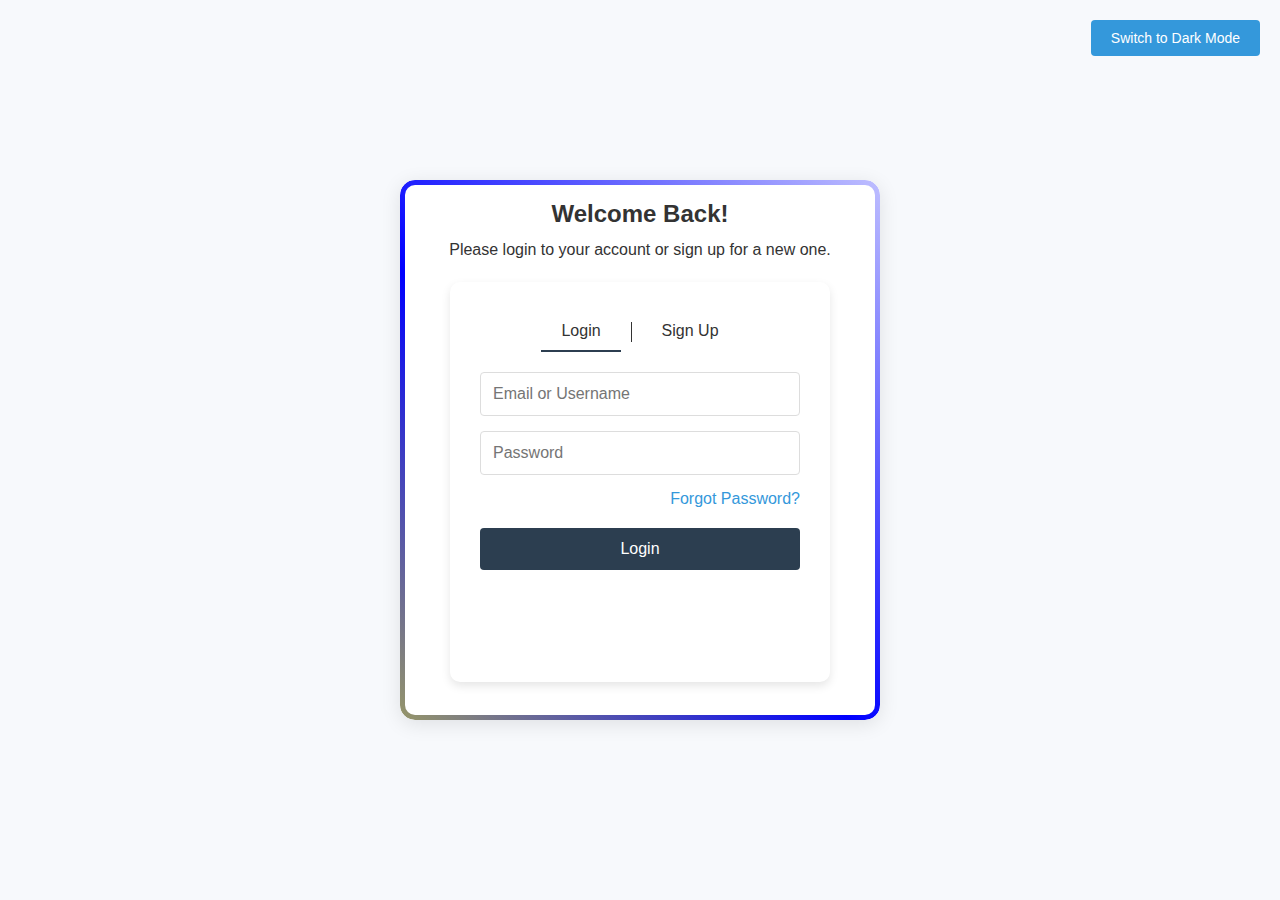
<file: index.html>
<!DOCTYPE html>
<html lang="en">
<head>
    <meta charset="UTF-8">
    <meta name="viewport" content="width=device-width, initial-scale=1.0">
    <title>Login Page</title>
    <link rel="stylesheet" href="styles.css">
</head>
<body>
    <div class="theme-toggle">
        <button id="themeButton">Switch to Dark Mode</button>
    </div>
    <div class="container">
        <div class="right-section">
            <div class="form-intro">
                <h1>Welcome Back!</h1>
                <p>Please login to your account or sign up for a new one.</p>
            </div>
            <div class="form-container">
                <div class="form-header">
                    <button id="loginBtn" class="toggle-btn active">Login</button>
                    <div class="separator"></div>
                    <button id="signupBtn" class="toggle-btn">Sign Up</button>
                </div>
                
                <form id="loginForm" class="form-content" onsubmit="return validateLogin()">
                    <input type="text" id="username" placeholder="Email or Username" required>
                    <input type="password" id="password" placeholder="Password" required>
                    <a href="#" id="forgotPassword">Forgot Password?</a>
                    <button type="submit" class="submit-btn">Login</button>
                </form>
                <form id="signupForm" class="form-content hidden">
                    <input type="text" placeholder="Name" required>
                    <input type="email" placeholder="Email" required>
                    <input type="password" placeholder="Password" required>
                    <input type="password" placeholder="Confirm Password" required>
                    <button type="submit" class="submit-btn">Sign Up</button>
                </form>
                <form id="forgotForm" class="form-content hidden">
                    <input type="email" placeholder="Enter your email" required>
                    <button type="submit" class="submit-btn">Reset Password</button>
                </form>
            </div>
        </div>
    </div>
    <script src="scripts.js"></script>
    <script>
        function validateLogin() {
            const username = document.getElementById('username').value;
            const password = document.getElementById('password').value;

            // Example credentials check
            const validUsername = "user";
            const validPassword = "User@5456";

            if (username === validUsername && password === validPassword) {
                window.location.href = "dashboard.html";
                return false; // Prevent form submission
            } else {
                alert("Invalid username or password");
                return false; // Prevent form submission
            }
        }
    </script>
</body>
</html>
</file>
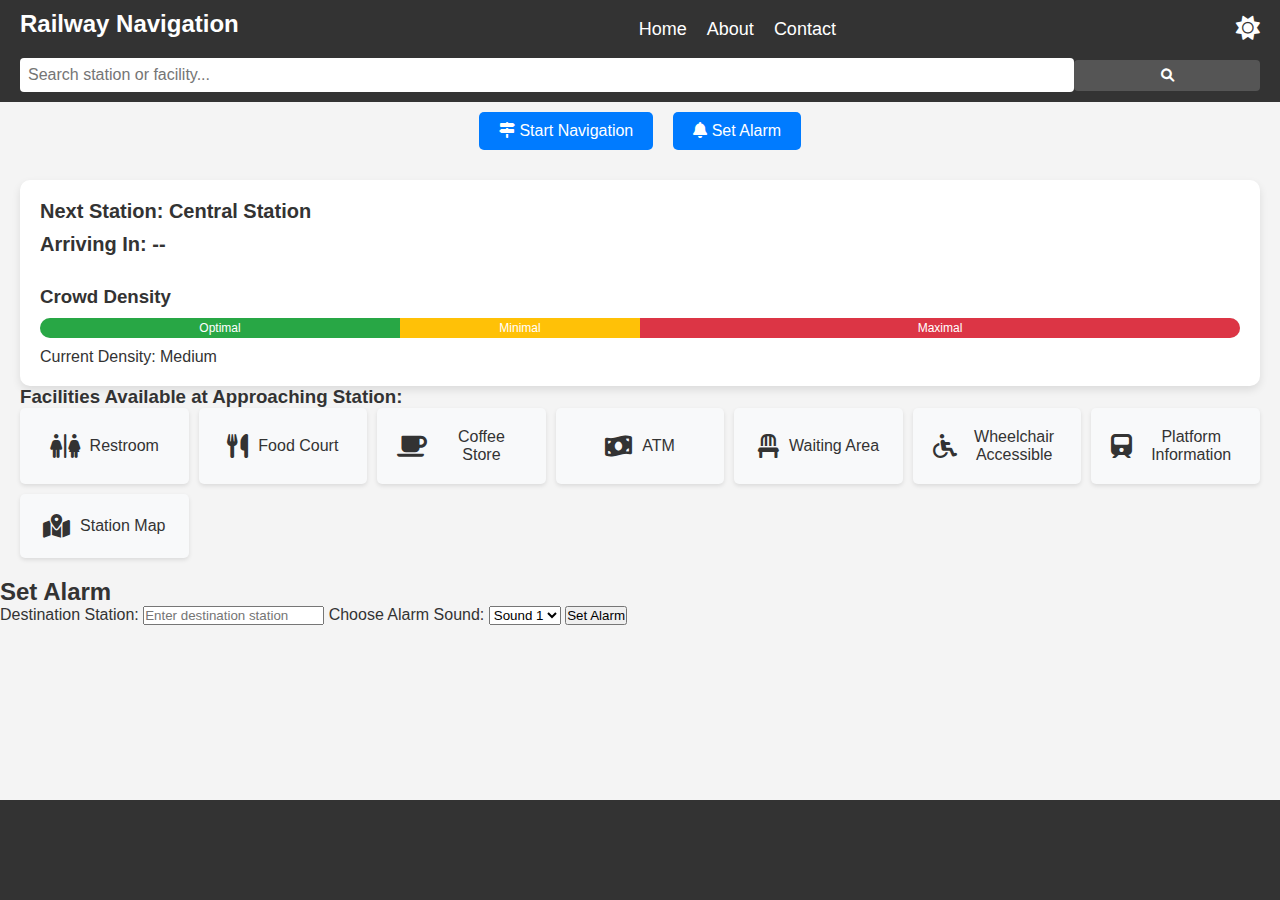
<file: dashboard.html>
<!DOCTYPE html>
<html lang="en">
<head>
    <meta charset="UTF-8">
    <meta name="viewport" content="width=device-width, initial-scale=1.0">
    <title>Enhanced Railway Navigation Dashboard</title>
    <link rel="stylesheet" href="style3.css">
    <link rel="stylesheet" href="https://cdnjs.cloudflare.com/ajax/libs/font-awesome/6.0.0-beta3/css/all.min.css">
</head>
<body>
    <header>
        <div class="logo">
            <h1>Railway Navigation</h1>
        </div>
        <nav>
            <ul>
                <li><a href="#">Home</a></li>
                <li><a href="#">About</a></li>
                <li><a href="#">Contact</a></li>
            </ul>
        </nav>
        <button id="modeToggle" class="mode-toggle"><i class="fas fa-sun"></i></button>
        <div class="search-container">
            <input type="text" placeholder="Search station or facility..." />
            <button type="submit"><i class="fas fa-search"></i></button>
        </div>
    </header>

    <nav class="options">
        <button id="startNavigation"><i class="fas fa-map-signs"></i> Start Navigation</button>
        <button id="setAlarm"><i class="fas fa-bell"></i> Set Alarm</button>
    </nav>

    <main>
        <section class="station-info">
            <div class="info-container">
                <div class="arrival-info">
                    <h2>Next Station: <span id="nextStation">Central Station</span></h2>
                    <h2>Arriving In: <span id="arrivalTime">--</span></h2>
                </div>
                <div class="crowd-density">
                    <h3>Crowd Density</h3>
                    <div class="crowd-bar">
                        <div class="optimal-crowd" style="width: 30%;">Optimal</div>
                        <div class="minimal-crowd" style="width: 20%;">Minimal</div>
                        <div class="maximal-crowd" style="width: 50%;">Maximal</div>
                    </div>
                    <p id="currentCrowd">Current Density: Medium</p>
                </div>
            </div>

            <div class="facilities">
                <h3>Facilities Available at Approaching Station:</h3>
                <div class="facilities-grid">
                    <div class="facility"><i class="fas fa-restroom"></i> Restroom</div>
                    <div class="facility"><i class="fas fa-utensils"></i> Food Court</div>
                    <div class="facility"><i class="fas fa-coffee"></i> Coffee Store</div>
                    <div class="facility"><i class="fas fa-money-bill-wave"></i> ATM</div>
                    <div class="facility"><i class="fas fa-chair"></i> Waiting Area</div>
                    <div class="facility"><i class="fas fa-wheelchair"></i> Wheelchair Accessible</div>
                    <div class="facility"><i class="fas fa-train"></i> Platform Information</div>
                    <div class="facility"><i class="fas fa-map-marked-alt"></i> Station Map</div>
                </div>
            </div>
        </section>
    </main>

    <footer>
        <p>&copy; 2024 Enhanced Railway Navigation. All rights reserved.</p>
    </footer>

    <div class="animation-container">
        <div class="animated-shape"></div>
    </div>

    <div id="alarmModal" class="modal">
        <div class="modal-content">
            <h2>Set Alarm</h2>
            <label for="stationName">Destination Station:</label>
            <input type="text" id="stationName" placeholder="Enter destination station">
            <label for="alarmSound">Choose Alarm Sound:</label>
            <select id="alarmSound">
                <option value="sound1">Sound 1</option>
                <option value="sound2">Sound 2</option>
                <option value="sound3">Sound 3</option>
            </select>
            <button id="confirmAlarm">Set Alarm</button>
        </div>
    </div>

    <script>
        document.getElementById('startNavigation').addEventListener('click', function() {
            window.location.href = 'gptmpa1.html';
        });

        document.getElementById('setAlarm').addEventListener('click', function() {
            document.getElementById('alarmModal').style.display = 'flex';
        });

        document.getElementById('confirmAlarm').addEventListener('click', function() {
            document.getElementById('alarmModal').style.display = 'none';
            alert('Alarm set for your destination!');
        });

        const modeToggle = document.getElementById('modeToggle');
        modeToggle.addEventListener('click', function() {
            document.body.classList.toggle('dark-mode');
            const isDarkMode = document.body.classList.contains('dark-mode');
            modeToggle.innerHTML = isDarkMode ? '<i class="fas fa-sun"></i>' : '<i class="fas fa-moon"></i>';
        });
    </script>
</body>
</html>
</file>
<file: styles.css>
/* Existing styles */
* {
    box-sizing: border-box;
    margin: 0;
    padding: 0;
    font-family: 'Open Sans', sans-serif;
}

body {
    display: flex;
    justify-content: center;
    align-items: center;
    height: 100vh;
    background-color: var(--background-color);
    color: var(--text-color);
    transition: background-color 0.3s ease, color 0.3s ease;
}

.container {
    display: flex;
    width: 80%;
    max-width: 480px; /* Width remains the same */
    height: 540px; /* Height will adjust based on content */
    position: relative;
    box-shadow: 0 4px 20px rgba(0, 0, 0, 0.1);
    background-color: var(--right-bg-color);
    border-radius: 15px;
    overflow: hidden;
}

/* Gradient Border Animation */
.container::before {
    content: '';
    position: absolute;
    top: 0;
    left: 0;
    width: 100%;
    height: 100%;
    background: linear-gradient(45deg, 
                red, 
                yellow, 
                blue, 
                white, 
                red);
    background-size: 300% 300%;
    animation: gradientAnimation 8s ease infinite;
    z-index: 1;
    border-radius: 15px;
    padding: 5px;
    box-sizing: border-box;
    pointer-events: none;
}

.container::after {
    content: '';
    position: absolute;
    top: 5px;
    left: 5px;
    right: 5px;
    bottom: 5px;
    background-color: var(--right-bg-color);
    z-index: 2;
    border-radius: 10px;
}

/* Animation for the gradient */
@keyframes gradientAnimation {
    0% { background-position: 0% 50%; }
    50% { background-position: 100% 50%; }
    100% { background-position: 0% 50%; }
}

.right-section {
    background-color: transparent;
    width: 100%;
    display: flex;
    flex-direction: column;
    align-items: center;
    padding: 20px; /* Adjust padding to fit content */
    position: relative;
    z-index: 3;
}

.form-intro {
    text-align: center;
    margin-bottom: 20px; /* Adjust margin for better spacing */
}

.form-intro h1 {
    font-size: 24px; /* Adjust font size as needed */
    margin-bottom: 10px;
}

.form-intro p {
    font-size: 16px; /* Adjust font size as needed */
    line-height: 1.5;
}

.form-container {
    width: 100%;
    max-width: 380px; /* Adjusted max-width for a more compact login box */
    background-color: var(--right-bg-color);
    border-radius: 10px;
    padding: 30px; /* Increased padding for additional height */
    box-shadow: 0 4px 10px rgba(0, 0, 0, 0.1);
    min-height: 400px; /* Ensure some minimum height for better appearance */
}

/* Existing styles remain unchanged */

.form-header {
    display: flex;
    justify-content: center;
    align-items: center; /* Center align items vertically */
    margin-bottom: 20px;
    position: relative;
}

.toggle-btn {
    background-color: transparent;
    border: none;
    padding: 10px 20px;
    cursor: pointer;
    font-size: 16px;
    color: var(--text-color);
    border-bottom: 2px solid transparent;
    transition: border-color 0.3s ease, color 0.3s ease;
}

.toggle-btn.active {
    border-bottom: 2px solid #2c3e50;
}

.toggle-btn + .separator {
    width: 1px;
    height: 20px; /* Adjust height to match button size */
    background-color: var(--text-color); /* Line color */
    margin: 0 10px; /* Adjust spacing around the line */
}


.toggle-btn.active {
    border-bottom: 2px solid #2c3e50;
}

.form-content {
    display: flex;
    flex-direction: column;
}

.form-content.hidden {
    display: none;
}

input[type="text"],
input[type="email"],
input[type="password"] {
    margin-bottom: 15px;
    padding: 12px;
    border: 1px solid var(--input-border-color);
    border-radius: 4px;
    font-size: 16px;
    background-color: var(--input-bg-color);
    color: var(--text-color);
    transition: background-color 0.3s ease, border-color 0.3s ease, color 0.3s ease;
}

.submit-btn {
    background-color: #2c3e50;
    color: white;
    padding: 12px;
    border: none;
    border-radius: 4px;
    font-size: 16px; /* Adjust font size to fit within the container */
    cursor: pointer;
    transition: background-color 0.3s ease;
}

.submit-btn:hover {
    background-color: #34495e;
}

#forgotPassword {
    margin-bottom: 20px;
    color: #3498db;
    text-align: right;
    text-decoration: none;
}

#forgotPassword:hover {
    text-decoration: underline;
}

.theme-toggle {
    position: absolute;
    top: 20px;
    right: 20px;
}

#themeButton {
    background-color: #3498db;
    color: white;
    padding: 10px 20px;
    border: none;
    border-radius: 4px;
    cursor: pointer;
    font-size: 14px;
    transition: background-color 0.3s ease;
}

#themeButton:hover {
    background-color: #2980b9;
}

/* Light Mode Variables */
:root {
    --background-color: #f7f9fc;
    --text-color: #333;
    --right-bg-color: white;
    --input-border-color: #ddd;
    --input-bg-color: white;
}

/* Dark Mode Variables */
body.dark-mode {
    --background-color: #080000;
    --text-color: #f5f5f5;
    --right-bg-color: #252929;
    --input-border-color: #555;
    --input-bg-color: #3c3c3c;
}
</file>
<file: style3.css>
/* General styling */
* {
    margin: 0;
    padding: 0;
    box-sizing: border-box;
}

body {
    font-family: 'Arial', sans-serif;
    background-color: #f4f4f4;
    color: #333;
    margin: 0;
    padding: 0;
    transition: background-color 0.3s ease, color 0.3s ease;
}

header {
    display: flex;
    justify-content: space-between;
    align-items: center;
    padding: 10px 20px;
    background-color: #333;
    color: white;
    flex-wrap: wrap;
}

header h1 {
    font-size: 24px;
    margin-bottom: 10px; /* Adding vertical space below header title */
}

nav ul {
    list-style: none;
    display: flex;
    margin-right: auto; /* Pushes the mode switch to the right */
}

nav ul li {
    margin-left: 20px;
}

nav ul li a {
    color: white;
    text-decoration: none;
    font-size: 18px;
}

/* Added rule to align mode toggle to the right of "Contact" */
#modeToggle {
    margin-left: 20px;
}

.search-container {
    display: flex;
    align-items: center;
    flex-basis: 100%; /* Makes the search bar take the full width */
    margin-top: 10px; /* Adjust for vertical spacing */
}

.search-container input {
    width: 85%;
    padding: 8px;
    border: none;
    border-radius: 4px;
    font-size: 16px;
}

.search-container button {
    width: 15%;
    background-color: #555;
    border: none;
    padding: 8px;
    color: white;
    border-radius: 4px;
    cursor: pointer;
}

.search-container button:hover {
    background-color: #444;
}

.mode-toggle {
    background: none;
    border: none;
    font-size: 24px;
    cursor: pointer;
    color: white;
}

.options {
    display: flex;
    justify-content: center;
    padding: 10px;
}

.options button {
    background-color: #007BFF;
    color: white;
    border: none;
    padding: 10px 20px;
    margin: 0 10px;
    border-radius: 5px;
    font-size: 16px;
    cursor: pointer;
    transition: background-color 0.3s ease;
}

.options button:hover {
    background-color: #0056b3;
}

main {
    padding: 20px;
}

.info-container {
    display: flex;
    flex-direction: column;
    gap: 20px;
    padding: 20px;
    background-color: white;
    box-shadow: 0 4px 8px rgba(0, 0, 0, 0.1);
    border-radius: 10px;
}

.arrival-info h2 {
    font-size: 20px;
    margin-bottom: 10px;
}

.crowd-density h3 {
    margin-bottom: 10px;
}

.crowd-bar {
    display: flex;
    height: 20px;
    margin-bottom: 10px;
    border-radius: 10px;
    overflow: hidden;
    background-color: #e0e0e0;
}

.crowd-bar div {
    display: flex;
    justify-content: center;
    align-items: center;
    color: white;
    font-size: 12px;
}

.optimal-crowd {
    background-color: #28a745;
}

.minimal-crowd {
    background-color: #ffc107;
}

.maximal-crowd {
    background-color: #dc3545;
}

.facilities-grid {
    display: grid;
    grid-template-columns: repeat(auto-fit, minmax(150px, 1fr));
    gap: 10px;
}

.facility {
    display: flex;
    justify-content: center;
    align-items: center;
    padding: 20px;
    background-color: #f8f9fa;
    border-radius: 5px;
    box-shadow: 0 2px 4px rgba(0, 0, 0, 0.1);
    text-align: center;
}

.facility i {
    margin-right: 10px;
    font-size: 24px;
}

footer {
    padding: 20px;
    text-align: center;
    background-color: #333;
    color: white;
    position: absolute;
    width: 100%;
    bottom: 0;
}

footer p {
    font-size: 14px;
}

.animation-container {
    position: fixed;
    bottom: 0;
    left: 0;
    right: 0;
    height: 100px;
    background: #333;
}
</file>
